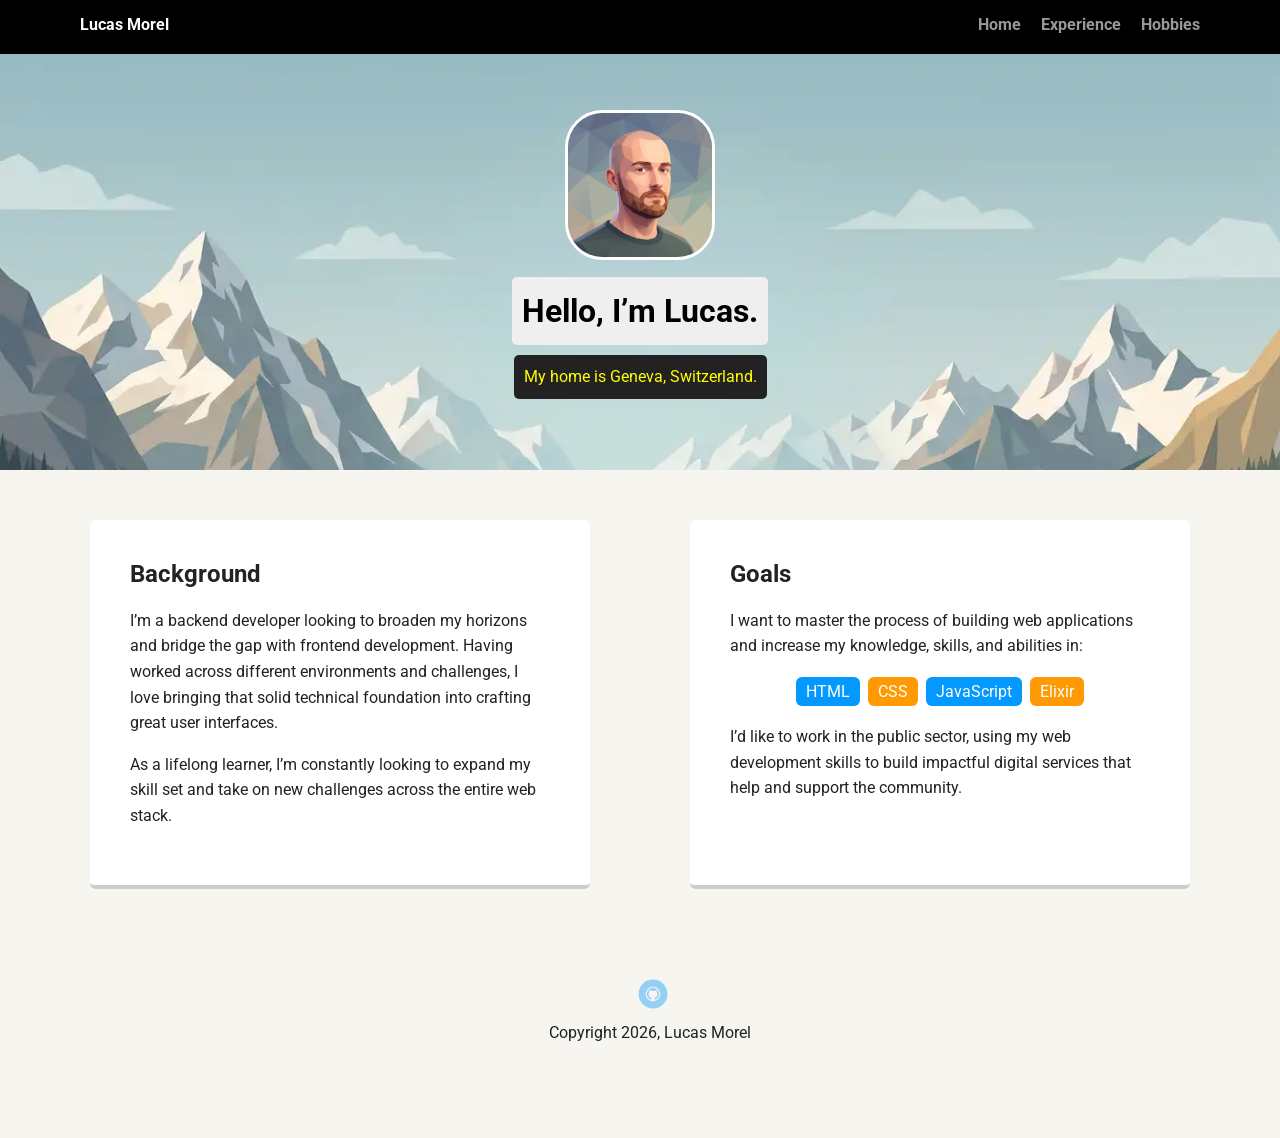
<file: portfolio_update_v1/index.html>
<!doctype html>
<html lang="en">
<head>
  <meta charset="utf-8">
  <title>Lucas Morel's Profile</title>
  <meta name="viewport" content="width=device-width, initial-scale=1.0">
  <link rel="stylesheet" href="styles.css">
  <link href="https://fonts.googleapis.com/css?family=Muli%7CRoboto:400,300,500,700,900" rel="stylesheet"></head>
  <body>

    <nav class="main-nav">
        <ul class="nav">
          <li class="name">Lucas Morel</li>
          <li><a href="index.html">Home</a></li>
          <li><a href="experience.html">Experience</a></li>
          <li><a href="hobby.html">Hobbies</a></li>
        </ul>
    </nav>

    <header>
      <img src="images/portrait.webp" alt="Drawing of Lucas Morel" class="profile-image">
      <h1 class="tag name">Hello, I’m Lucas.</h1>
      <p class="tag location">My home is Geneva, Switzerland.</p>
    </header>

    <main class="flex">
      <article class="card">
        <h2>Background</h2>
        <p>I’m a backend developer looking to broaden my horizons and bridge the gap with frontend development. Having worked across different environments and challenges, I love bringing that solid technical foundation into crafting great user interfaces.</p>
        <p>As a lifelong learner, I’m constantly looking to expand my skill set and take on new challenges across the entire web stack.</p>
      </article>

      <article class="card">
        <h2>Goals</h2>
        <p>I want to master the process of building web applications and increase my knowledge, skills, and abilities in:</p>
        <ul class="skills">
          <li>HTML</li>
          <li>CSS</li>
          <li>JavaScript</li>
          <li>Elixir</li>
        </ul>
        <p>I’d like to work in the public sector, using my web development skills to build impactful digital services that help and support the community.</p>
      </article>

    </main>
    <footer>
      <ul>
        <li><a href="https://github.com/numeyoga" class="social github">Github</a></li>
      </ul>
      <p class="copyright">Copyright 2026, Lucas Morel</p>
    </footer>
  </body>
  </html>
</file>
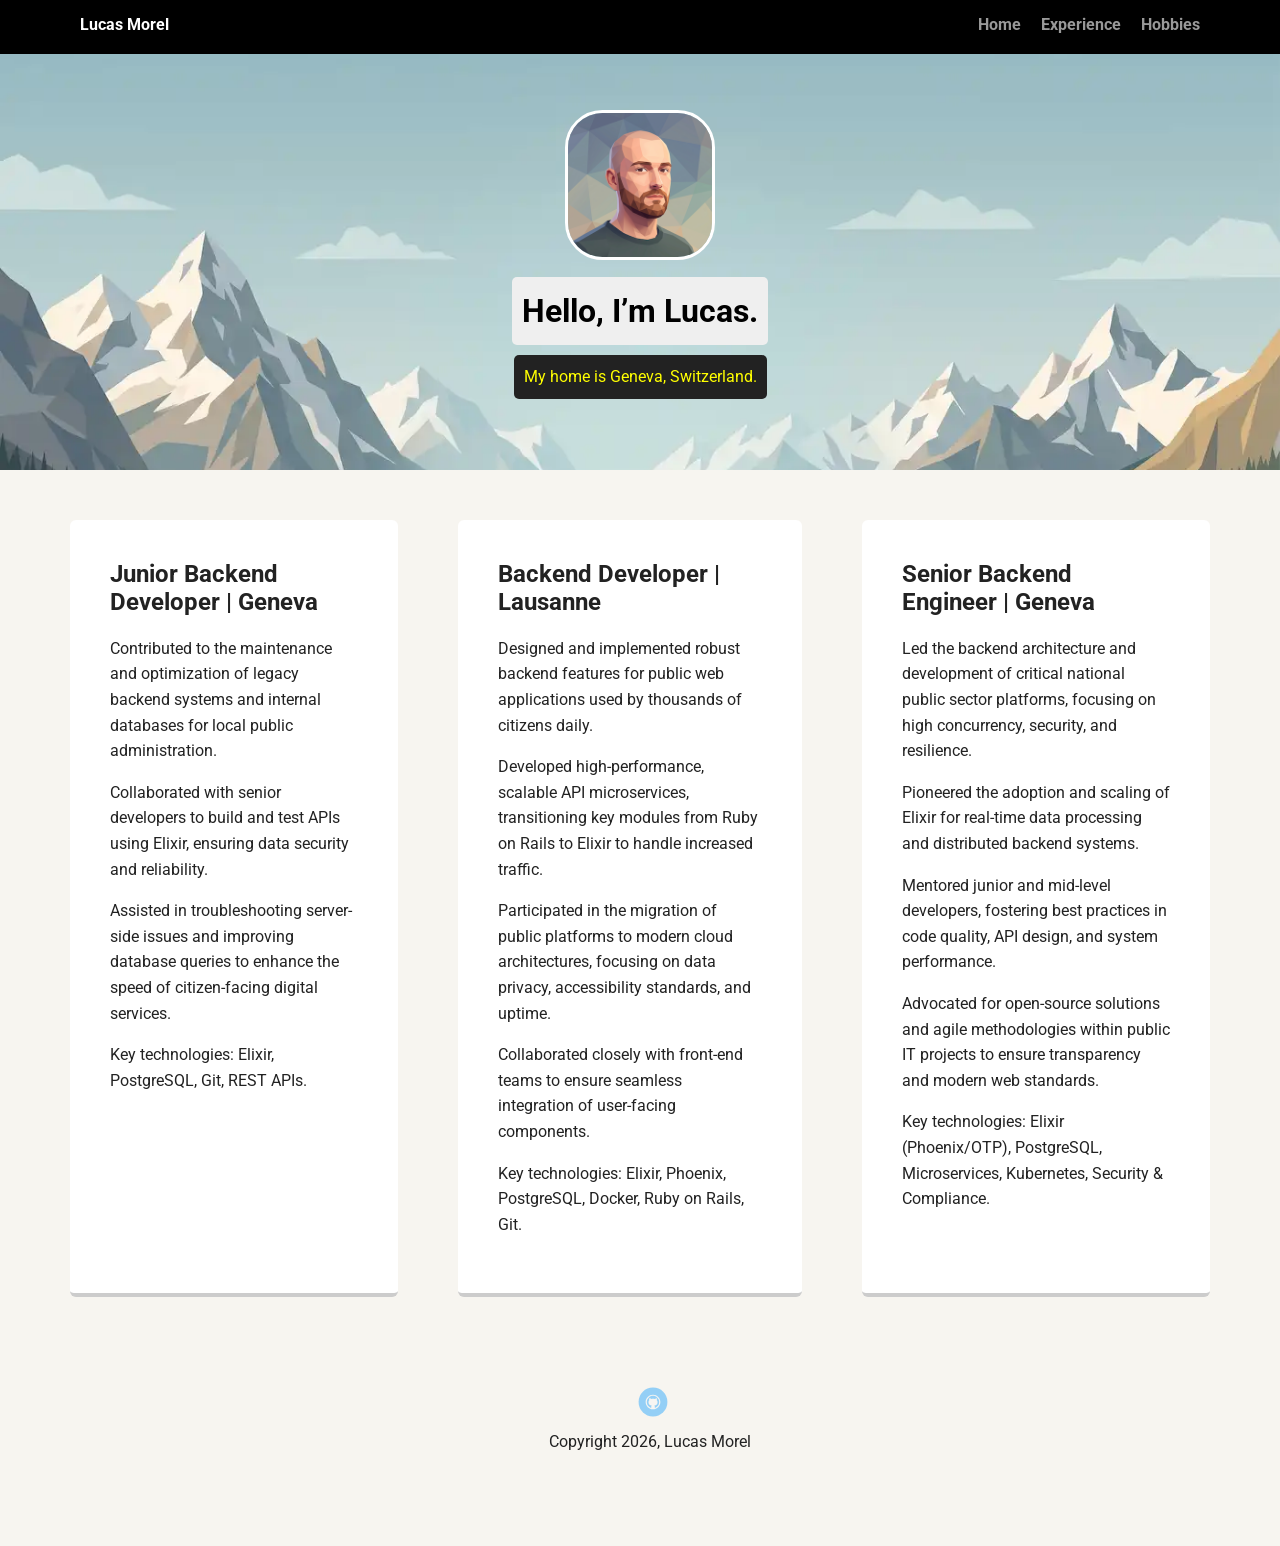
<file: portfolio_update_v1/experience.html>
<!doctype html>
<html lang="en">
<head>
  <meta charset="utf-8">
  <title>Lucas Morel's Experience</title>
  <meta name="viewport" content="width=device-width, initial-scale=1.0">
  <link rel="stylesheet" href="styles.css">
  <link href="https://fonts.googleapis.com/css?family=Muli%7CRoboto:400,300,500,700,900" rel="stylesheet"></head>
  <body>

    <div class="main-nav">
        <ul class="nav">
          <li class="name">Lucas Morel</li>
          <li><a href="index.html">Home</a></li>
          <li><a href="experience.html">Experience</a></li>
          <li><a href="hobby.html">Hobbies</a></li>
        </ul>
    </div>

    <header>
      <img src="images/portrait.webp" alt="Portrait of Lucas Morel" class="profile-image">
      <h1 class="tag name">Hello, I’m Lucas.</h1>
      <p class="tag location">My home is Geneva, Switzerland.</p>
    </header>

    <main class="flex">
      <div class="card">
        <h2>Junior Backend Developer | Geneva</h2>
        <p>Contributed to the maintenance and optimization of legacy backend systems and internal databases for local public administration.</p>
        <p>Collaborated with senior developers to build and test APIs using Elixir, ensuring data security and reliability.</p>
        <p>Assisted in troubleshooting server-side issues and improving database queries to enhance the speed of citizen-facing digital services.</p>
        <p>Key technologies: Elixir, PostgreSQL, Git, REST APIs.</p>
</div>

      <div class="card">
        <h2>Backend Developer | Lausanne</h2>
        <p>Designed and implemented robust backend features for public web applications used by thousands of citizens daily.</p>
        <p>Developed high-performance, scalable API microservices, transitioning key modules from Ruby on Rails to Elixir to handle increased traffic.</p>
        <p>Participated in the migration of public platforms to modern cloud architectures, focusing on data privacy, accessibility standards, and uptime.</p>
        <p>Collaborated closely with front-end teams to ensure seamless integration of user-facing components.</p>
        <p>Key technologies: Elixir, Phoenix, PostgreSQL, Docker, Ruby on Rails, Git.</p>
      </div>

      <div class="card">
        <h2>Senior Backend Engineer | Geneva</h2>
        <p>Led the backend architecture and development of critical national public sector platforms, focusing on high concurrency, security, and resilience.</p>
        <p>Pioneered the adoption and scaling of Elixir for real-time data processing and distributed backend systems.</p>
        <p>Mentored junior and mid-level developers, fostering best practices in code quality, API design, and system performance.</p>
        <p>Advocated for open-source solutions and agile methodologies within public IT projects to ensure transparency and modern web standards.</p>
        <p>Key technologies: Elixir (Phoenix/OTP), PostgreSQL, Microservices, Kubernetes, Security & Compliance.</p>
      </div>

    </main>
    <footer>
      <ul>
        <li><a href="https://github.com/numeyoga" class="social github">Github</a></li>
      </ul>
      <p class="copyright">Copyright 2026, Lucas Morel</p>
    </footer>
  </body>
  </html>
</file>
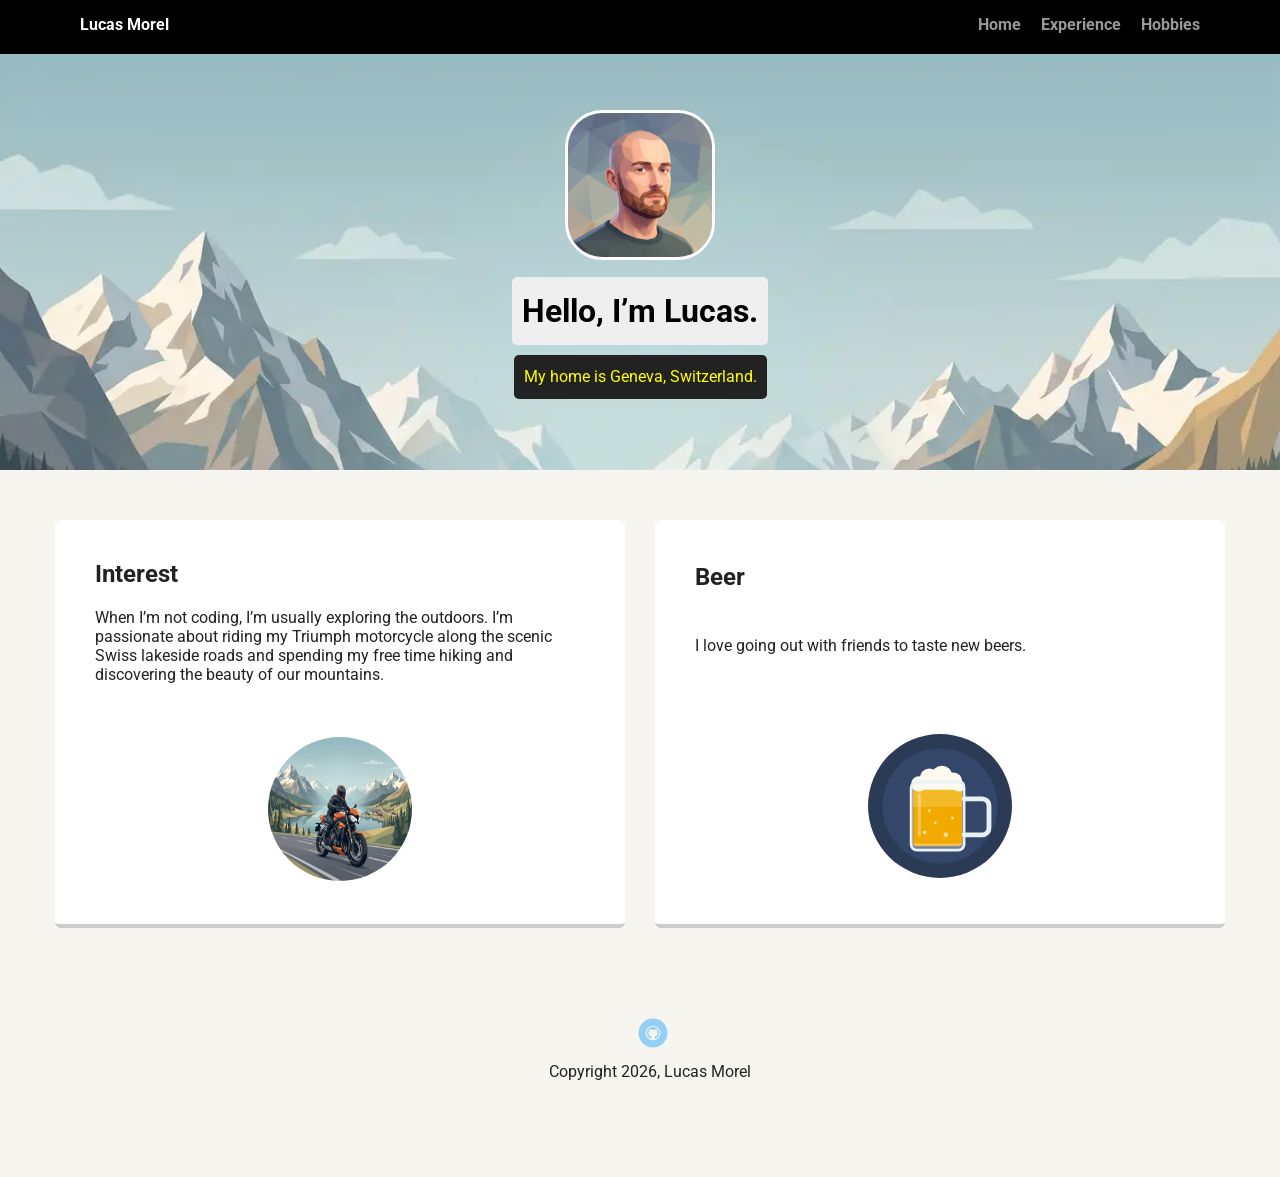
<file: portfolio_update_v1/hobby.html>
<!doctype html>
<html lang="en">
<head>
  <meta charset="utf-8">
  <title>Lucas Morel's Hobbies</title>
  <meta name="viewport" content="width=device-width, initial-scale=1.0">
  <link rel="stylesheet" href="styles.css">
  <link href="https://fonts.googleapis.com/css?family=Muli%7CRoboto:400,300,500,700,900" rel="stylesheet"></head>
  <body>

    <div class="main-nav">
        <ul class="nav">
          <li class="name">Lucas Morel</li>
          <li><a href="index.html">Home</a></li>
          <li><a href="experience.html">Experience</a></li>
          <li><a href="hobby.html">Hobbies</a></li>
        </ul>
    </div>

    <header>
      <img src="images/portrait.webp" alt="Portrait of Lucas Morel" class="profile-image">
      <h1 class="tag name">Hello, I’m Lucas.</h1>
      <p class="tag location">My home is Geneva, Switzerland.</p>
    </header>

    <main class="flex">
        <article class="card flex">
            <h2>Interest</h2>
            <div>When I’m not coding, I’m usually exploring the outdoors. I’m passionate about riding my Triumph motorcycle along the scenic Swiss lakeside roads and spending my free time hiking and discovering the beauty of our mountains.</div>
            <img src="images/moto.webp" alt="A Triumph motorcycle along the scenic Swiss lakeside" class="hobby-motorcycle">
        </article>


      <div class="card flex">
        <h2>Beer</h2>
        <p>I love going out with friends to taste new beers.</p>
        <img src="images/biere-avatar.svg" alt="A cold beer" class="hobby-beer">
      </div>

    </main>
    <footer>
      <ul>
        <li><a href="https://github.com/numeyoga" class="social github">Github</a></li>
      </ul>
      <p class="copyright">Copyright 2026, Lucas Morel</p>
    </footer>
  </body>
  </html>
</file>
<file: portfolio_update_v1/styles.css>
/* Global Layout Set-up */
* {
  box-sizing: border-box;
}

body {
  margin: 0;
  padding: 0;
  text-align: center;
  font-family: 'Roboto', sans-serif;
  color: #222;
  background: #f7f5f0;
}
/* Link Styles */

a {
  text-decoration: none;
  color: #999;
}
a:hover {
  color: #6633ff;
}

/* Section Styles */

.main-nav {
  width: 100%;
  background: black;
  min-height: 30px;
  padding: 10px;
  position: fixed;
  text-align: center;
}
.nav {
  display: flex;
  justify-content: space-around;
  font-weight: 700;
  list-style-type: none;
  margin: 0 auto;
  padding: 0;
}
.nav .name {
  display: block;
  margin-right: auto;
  color: white;
}
.nav li {
  padding: 5px 10px 10px 10px;
}
.nav a {
  transition: all .5s;
}
.nav a:hover {
  color: white
}

header {
  text-align: center;
  background: url('images/background.webp') no-repeat top center ;
  background-size: cover;
  overflow: hidden;
  padding-top: 60px;
}
header {
  line-height: 1.5;
}
header .profile-image {
  margin-top: 50px;
  width: 150px;
  height: 150px;
  border-radius: 25%;
  border: 3px solid white;
  transition: all .5s;
}
header .profile-image:hover {
  transform: scale(1.2) rotate(-10deg);
}
.tag {
  background-color: #efefef;
  color: black;
  padding: 10px;
  border-radius: 5px;
  display: table;
  margin: 10px auto;
}
.location {
  background-color: #222;
  color: yellow;
}
.card {
  margin: 30px;
  padding: 20px 40px 40px;
  max-width: 500px;
  text-align: left;
  background: #fff;
  border-bottom: 4px solid #ccc;
  border-radius: 6px;
  transition: all .5s;
}
.card:hover {
  border-color: #ff99ff;
}

ul.skills {
  padding: 0;
  text-align: center;
}

.skills li {
  border-radius: 6px;
  display: inline-block;
  background: #ff9904;
  color: white;
  padding: 5px 10px;
  margin: 2px;
}

.skills li:nth-child(odd) {
  background: #0399ff;
}

footer {
  width: 100%;
  min-height: 30px;
  padding: 20px 0 40px 20px;
}

footer .copyright {
  top: -8px;
  font-size: .75em;
}

footer ul {
  list-style-type: none;
  margin: 0;
  padding: 0;
}

footer ul li {
  display: inline-block;
}

a.social {
  display: inline-block;
  text-indent: -9999px;
  margin-left: 5px;
  width: 30px;
  height: 30px;
  background-size: 30px 30px;
  opacity: .4;
  transition: all .5s;
}
a.github {
  background-image: url(images/github.svg);
}
a.social:hover {
  opacity: 1;
}
.clearfix {
  clear: both;
}

.card.flex {
    display: flex;
    flex-direction: column;
    flex: 1 1 0;
    max-width: none;   /* retire le plafond de 500px */
    margin: 30px 15px;
}

.hobby-motorcycle {
    margin-top: 50px;
    width: 150px;
    height: 150px;
    border-radius: 50%;
    border: 3px solid white;
    transition: all .5s;
    align-self: center;
}

.hobby-motorcycle:hover {
  transform: scale(1.2) rotate(-10deg);
}

.hobby-beer {
    margin-top: 50px;
    width: 150px;
    height: 150px;
    border-radius: 50%;
    border: 3px solid white;
    transition: all .5s;
    align-self: center;
}

.hobby-beer:hover {
  transform: scale(1.2) rotate(10deg);
}

/* Styles for larger screens */
@media screen and (min-width: 720px) {

  .flex {
      display: -ms-flexbox;      /* TWEENER - IE 10 */
      display: flex;
      max-width: 1200px;
      -ms-flex-pack: distribute;
      justify-content: space-around;
      margin: 0 auto;
  }

  header {
    min-height: 470px;
  }

  .nav {
    max-width: 1200px;
    padding: 0 30px;
  }


  main {
    padding-top: 20px;
  }

  main p {
    line-height: 1.6em;
  }

  footer {
    font-size: 1.3em;
    max-width: 1200px;
    margin: 40px auto;
  }

}
</file>
